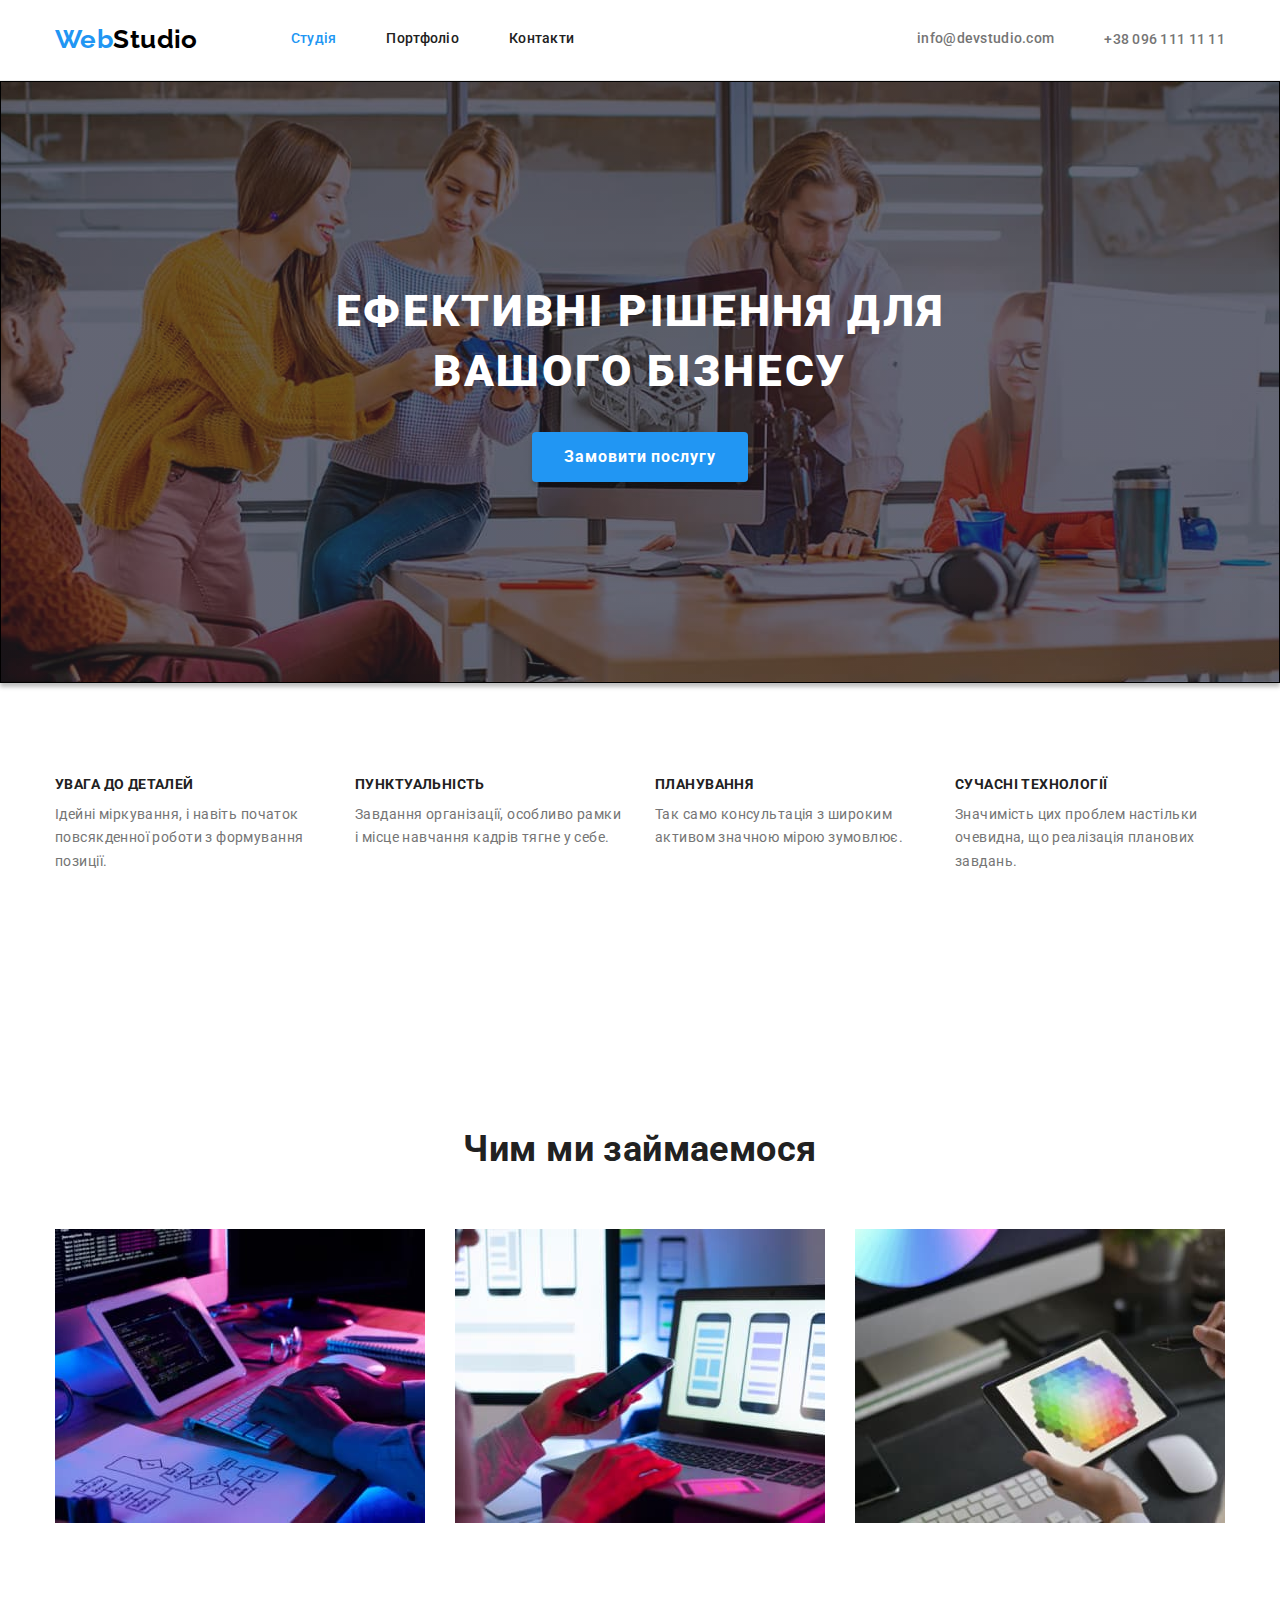
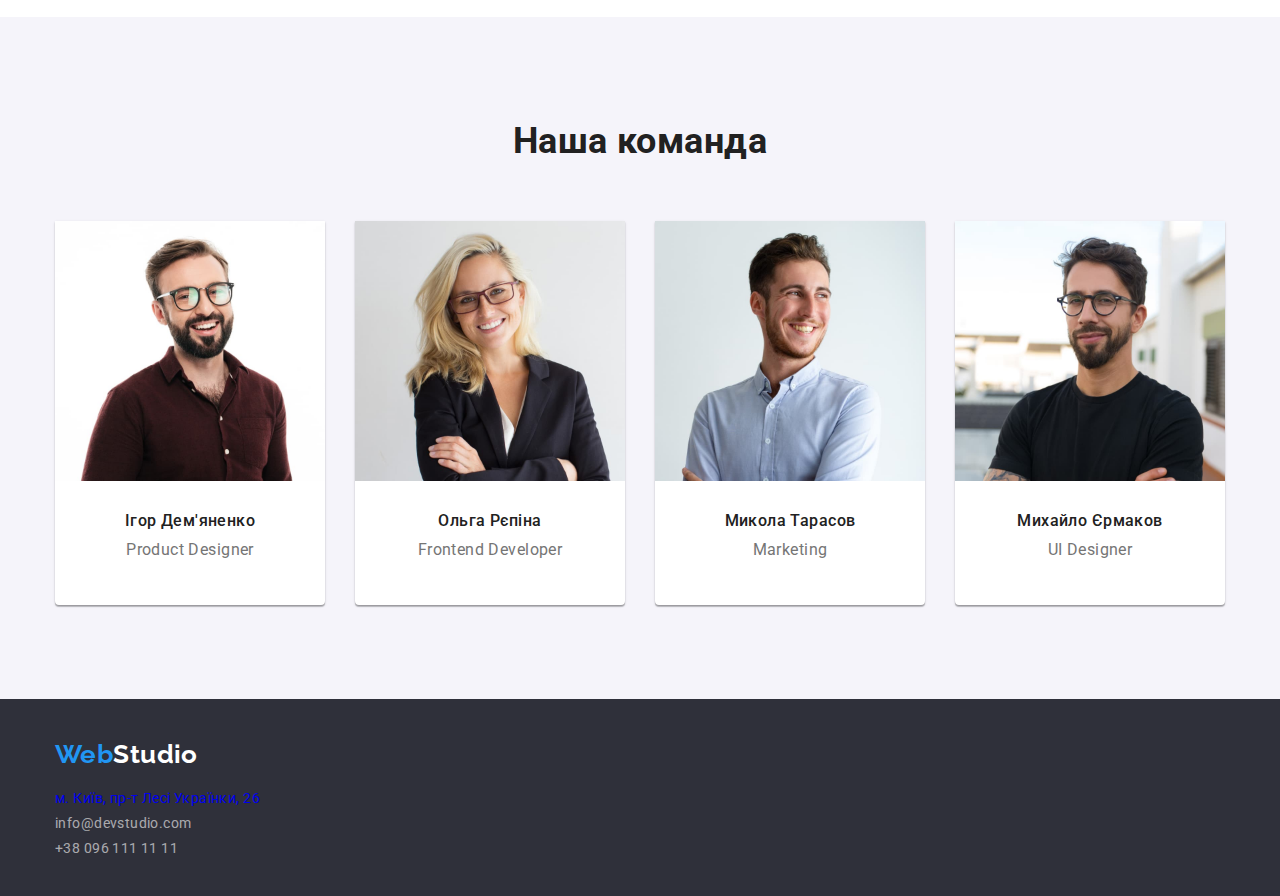
<file: index.html>
<!DOCTYPE html>
<html lang="uk">
  <head>
    <meta charset="UTF-8" />
    <meta http-equiv="X-UA-Compatible" content="IE=edge" />
    <meta name="viewport" content="width=device-width, initial-scale=1.0" />
    <title>Вебстудія</title>
    <link rel="preconnect" href="https://fonts.googleapis.com" />
    <link rel="preconnect" href="https://fonts.gstatic.com" crossorigin />
    <link
      href="https://fonts.googleapis.com/css2?family=Raleway:wght@700&family=Roboto:wght@400;500;700;900&display=swap"
      rel="stylesheet"
    />
    <link
      rel="stylesheet"
      href="https://cdnjs.cloudflare.com/ajax/libs/modern-normalize/1.1.0/modern-normalize.min.css"
    />
    <link rel="stylesheet" href="./css/style.css" />
  </head>
  <body>
    <header class="header">
      <div class="container header-container">
        <nav class="header-nav">
          <a class="header-logo" href="./index.html"
            ><span class="web">Web</span>Studio</a
          >
          <ul class="nav-list">
            <li class="nav-item">
              <a class="nav-link current" href="./index.html">Студія</a>
            </li>
            <li class="nav-item">
              <a class="nav-link" href="./portfolio.html">Портфоліо</a>
            </li>
            <li class="nav-item">
              <a class="nav-link" href="">Контакти</a>
            </li>
          </ul>
        </nav>
        <div class="header-connect">
          <ul class="contacts-list">
          <li class="contact-item">
            <a class="contact-link" href="mailto:info@devstudio.com"
              >info@devstudio.com</a>
          </li>
          <li>
            <a class="contact-link" href="tel:+380961111111"
              >+38 096 111 11 11</a>
          </li>
        </ul></div>
        
      </div>
    </header>
    <main>
      <section class="hero section">
        <div class="container" >
          <h1 class="hero-title">Ефективні рішення для вашого бізнесу</h1>
          <button class="herobtn" type="button">Замовити послугу</button>
        </section>
        </div>
        <section class="section">
          <div class="container">
             <h2 class="advances-h visually-hidden">Переваг</h2>
          <ul class="advances-list">
            <li class="advances-item">
              <h3 class="advances-title">УВАГА ДО ДЕТАЛЕЙ</h3>
              <p class="advances-text">
                Ідейні міркування, і навіть початок повсякденної роботи з
                формування позиції.
              </p>
            </li>
            <li>
              <h3 class="advances-title">ПУНКТУАЛЬНІСТЬ</h3>
              <p class="advances-text">
                Завдання організації, особливо рамки і місце навчання кадрів тягне
                у себе.
              </p>
            </li>
            <li>
              <h3 class="advances-title">ПЛАНУВАННЯ</h3>
              <p class="advances-text">
                Так само консультація з широким активом значною мірою зумовлює.
              </p>
            </li>
            <li>
              <h3 class="advances-title">СУЧАСНІ ТЕХНОЛОГІЇ</h3>
              <p class="advances-text">
                Значимість цих проблем настільки очевидна, що реалізація планових
                завдань.
              </p>
            </li>
          </ul>
        </div>
      </section>
      <section class="about section">
        <div class="container">
          <h2 class="section-title">Чим ми займаемося</h2>
          <ul class="about-list">
            <li class="about-item">
              <img
                src="./img/img1.jpg"
                alt="стіл планшет"
                width="370"
                height="294"
              />
            </li>
            <li class="about-item">
              <img
                src="./img/img2.jpg"
                alt="рука телефон ноутбук"
                width="370"
                height="294"
              />
            </li>
            <li class="about-item">
              <img
                src="./img/img3.jpg"
                alt="рука планшет"
                width="370"
                height="294"
              />
            </li>
          </ul>
        </div>
      </section>
      <section class="team section">
        <div class="container">
          <h2 class="section-title">Наша команда</h2>
          <ul class="team-container" >
            <li class="team-item">
              <img class="team-foto"  
                src="./img/people1.jpg"
                alt="головний дизайнер"
                width="270"
                height="260"
              />
              <h3 class="team-title">Ігор Дем'яненко</h3>
              <p class="team-position">Product Designer</p>
            </li>
            <li class="team-item">
              <img class="team-foto"
                src="./img/people2.jpg"
                alt="розробник"
                width="270"
                height="260"
              />
              <h3 class="team-title">Ольга Рєпіна</h3>
              <p class="team-position">Frontend Developer</p>
            </li>
            <li class="team-item">
              <img class="team-foto"
                src="./img/people3.jpg"
                alt="маркетолог"
                width="270"
                height="260"
              />
              <h3 class="team-title">Микола Тарасов</h3>
              <p class="team-position">Marketing</p>
            </li>
            <li class="team-item">
              <img class="team-foto"
                src="./img/people4.jpg"
                alt="дизайнер"
                width="270"
                height="260"
              />
              <h3 class="team-title">Михайло Єрмаков</h3>
              <p class="team-position">UI Designer</p>
            </li>
          </ul>
        </div>
      </section>
    </main>
    <footer class="footer">
      <div class="container">
        <a class="footer-logo" href="./index.html"
          ><span class="web"> Web</span>Studio</a>
          <adress>
            <ul class="adress-list">    
            <li>
              <a
                class="adress"
                href="https://goo.gl/maps/eR113nySDiWh8n1Z8"
                target="_blank"
                rel="noreferrer noopener"
              >
                м. Київ, пр-т Лесі Українки, 26
              </a>
            </li>
            <li>
              <a class="contacts adress" href="mailto:info@devstudio.com"
                >info@devstudio.com</a>
            </li>
            <li>
              <a class="contacts adress" href="tel:+380961111111"
                >+38 096 111 11 11</a>
            </li>
          </ul>
          </div>
        </adress>
      </div>
    </footer>
  </body>
</html>
</file>
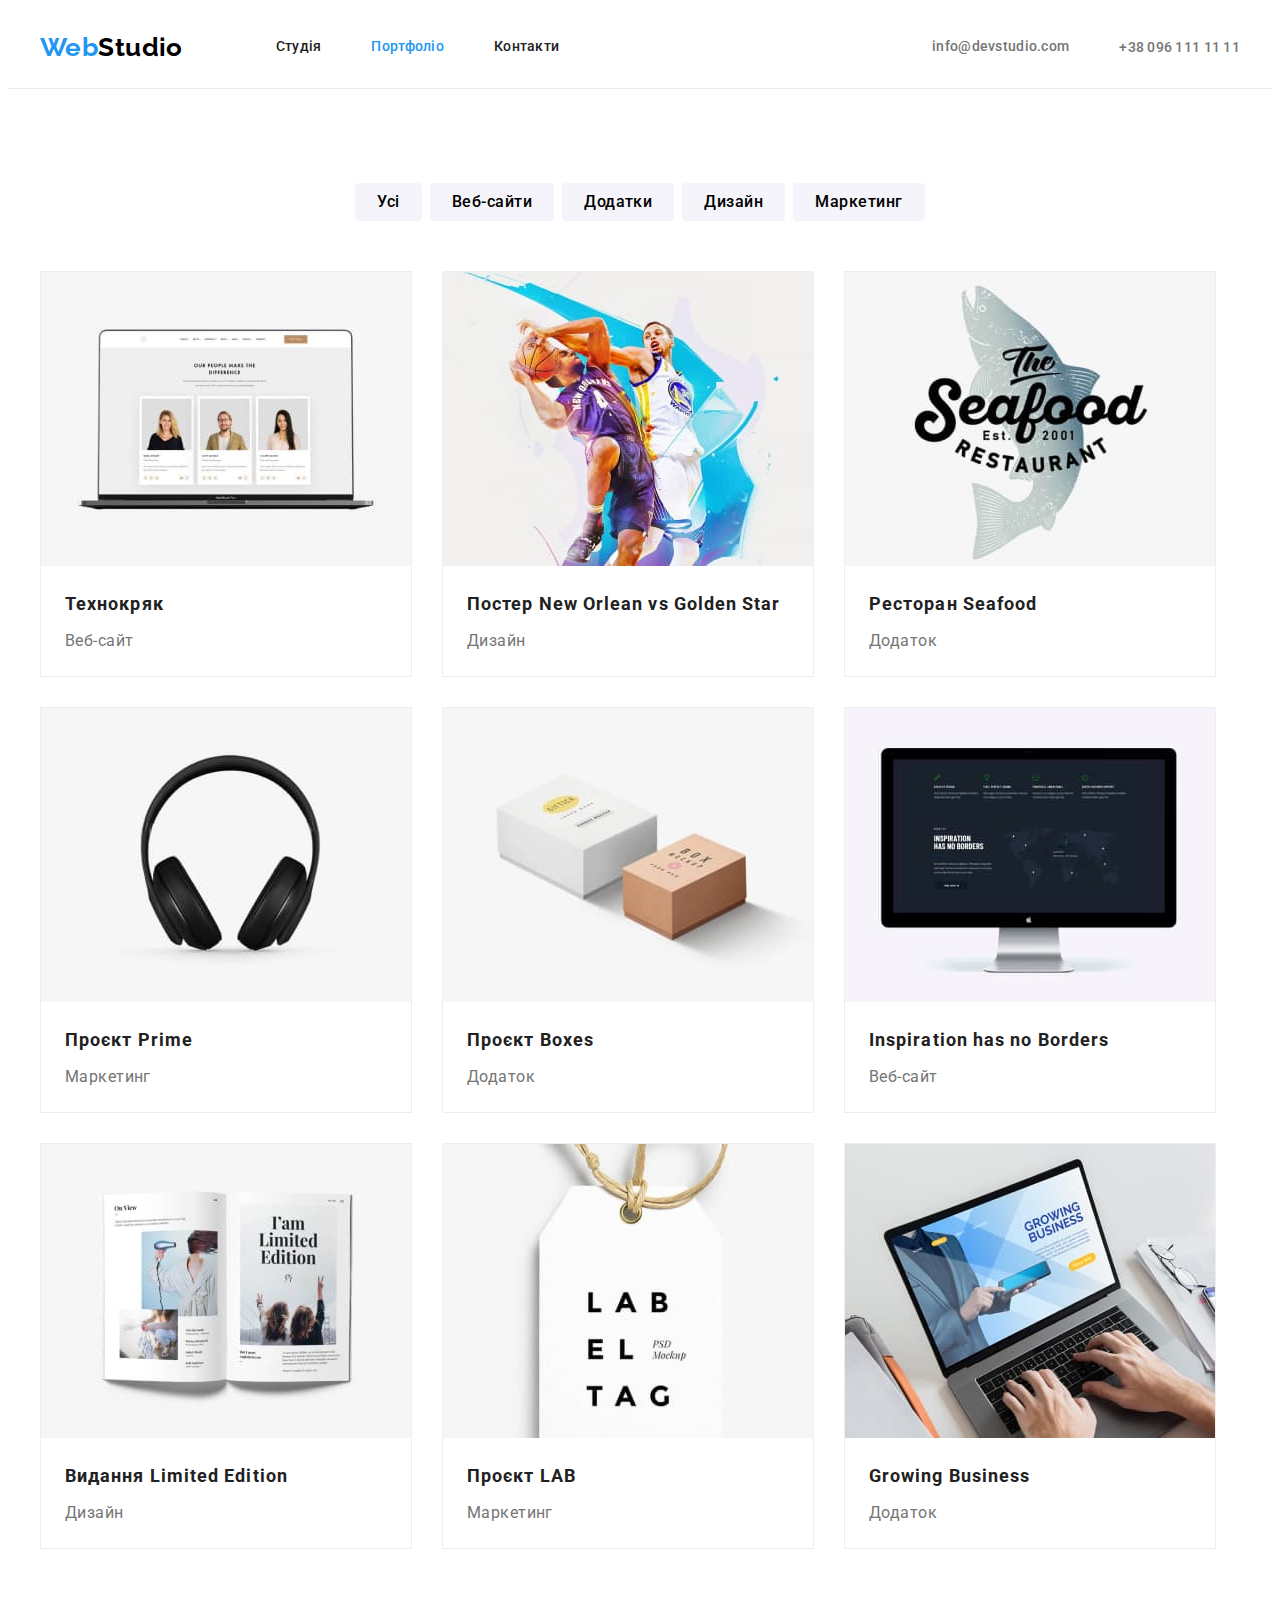
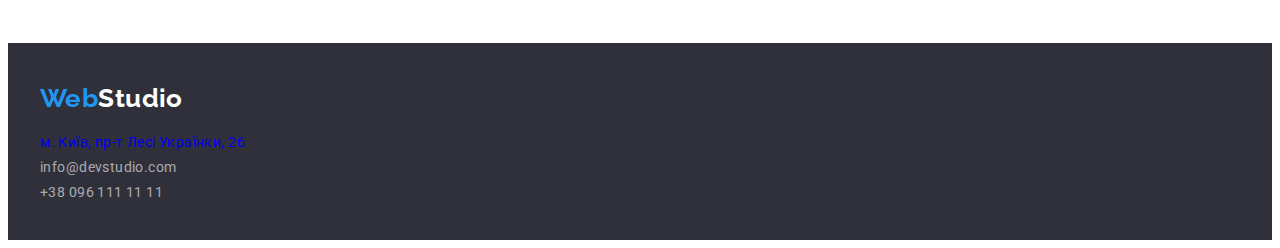
<file: portfolio.html>
<!DOCTYPE html>
<html lang="uk">
  <head>
    <meta charset="UTF-8" />
    <meta http-equiv="X-UA-Compatible" content="IE=edge" />
    <meta name="viewport" content="width=device-width, initial-scale=1.0" />
    <title>Портфоліо</title>
    <link rel="preconnect" href="https://fonts.googleapis.com" />
    <link rel="preconnect" href="https://fonts.gstatic.com" crossorigin />
    <link
      href="https://fonts.googleapis.com/css2?family=Raleway:wght@700&family=Roboto:wght@400;500;700;900&display=swap"
      rel="stylesheet"
    />
    <link
      rel="stylesheet"
      href="https://cdnjs.cloudflare.com/ajax/libs/modern-normalize/1.1.0/modern-normalize.min.css"
      integrity="sha512-wpPYUAdjBVSE4KJnH1VR1HeZfpl1ub8YT/NKx4PuQ5NmX2tKuGu6U/JRp5y+Y8XG2tV+wKQpNHVUX03MfMFn9Q=="
      crossorigin="anonymous"
      referrerpolicy="no-referrer"
    />
    <link rel="stylesheet" href="./css/style.css" />
  </head>
  <body>
    <header class="header">
      <div class="container header-container">
        <nav class="header-nav">
          <a class="header-logo" href="./index.html"
            ><span class="web">Web</span>Studio</a
          >
          <ul class="nav-list">
            <li class="nav-item">
              <a class="nav-link" href="./index.html">Студія</a>
            </li>
            <li class="nav-item">
              <a class="nav-link current" href="./portfolio.html">Портфоліо</a>
            </li>
            <li class="nav-item">
              <a class="nav-link" href="">Контакти</a>
            </li>
          </ul>
        </nav>
        <div class="header-connect">
          <ul class="contacts-list">
          <li class="contact-item">
            <a class="contact-link" href="mailto:info@devstudio.com"
              >info@devstudio.com</a>
          </li>
          <li>
            <a class="contact-link" href="tel:+380961111111"
              >+38 096 111 11 11</a>
          </li>
        </ul></div>
        
      </div>
    </header>
    </header>
    <main>
      <section class="section">
       <div class="container">
          <h1 class="visually-hidden">Фільтри</h1>
          <ul class="filter-btn-list">
            <li class="filter-btn-item">
              <button class="filter-btn" type="button">Усі</button>
            </li>
            <li class="filter-btn-item">
              <button class="filter-btn" type="button">Веб-сайти</button>
            </li>
            <li class="filter-btn-item">
              <button class="filter-btn" type="button">Додатки</button>
            </li>
            <li class="filter-btn-item">
              <button class="filter-btn" type="button">Дизайн</button>
            </li>
            <li class="filter-btn-item">
              <button class="filter-btn" type="button">Маркетинг</button>
            </li>
          </ul>
          <ul class="portfolio-list">
            <li class="portfolio-item">
              <img
                src="./img/imgp1.jpg"
                alt="ноутбук з людьми"
                width="370"
                height="294"
              />
             <div class="container-portfolio-description">
              <h2 class="portfolio-title">Технокряк</h2>
              <p class="portfolio-description">Веб-сайт</p>
             </div>
            </li>
            <li class="portfolio-item">
              <img class="portfolio-img" 
                src="./img/imgp2.jpg"
                alt="баскетболісти"
                width="370"
                height="294"
              />
              <div class="container-portfolio-description">
              <h2 class="portfolio-title">Постер New Orlean vs Golden Star</h2>
              <p class="portfolio-description">Дизайн</p>
              </div>
            </li>
            <li  class="portfolio-item">
              <img class="portfolio-img"
                src="./img/imgp3.jpg"
                alt="ресторан"
                width="370"
                height="294"
              />
              <div class="container-portfolio-description">
              <h2 class="portfolio-title">Ресторан Seafood</h2>
              <p class="portfolio-description">Додаток</p>
              </div>
            </li>
            <li  class="portfolio-item">
              <img class="portfolio-img"
                src="./img/imgp4.jpg"
                alt="навушники"
                width="370"
                height="294"
              />
              <div class="container-portfolio-description">
              <h2 class="portfolio-title">Проєкт Prime</h2>
              <p class="portfolio-description">Маркетинг</p>
              </div>
            </li>
            <li  class="portfolio-item">
              <img class="portfolio-img"
                src="./img/imgp5.jpg"
                alt="дві коробки"
                width="370"
                height="294"
              />
              <div class="container-portfolio-description">
              <h2 class="portfolio-title">Проєкт Boxes</h2>
              <p class="portfolio-description">Додаток</p>
              </div>
            </li>
            <li  class="portfolio-item">
              <img class="portfolio-img"
                src="./img/imgp6.jpg"
                alt="моноблок"
                width="370"
                height="294"
              />
              <div class="container-portfolio-description">
              <h2 class="portfolio-title">Inspiration has no Borders</h2>
              <p class="portfolio-description">Веб-сайт</p>
              </div>
            </li>
            <li  class="portfolio-item">
              <img class="portfolio-img" src="./img/imgp7.jpg" alt="книжка" width="370" height="294" />
              <div class="container-portfolio-description">
              <h2 class="portfolio-title">Видання Limited Edition</h2>
              <p class="portfolio-description">Дизайн</p>
              </div>
            </li>
            <li  class="portfolio-item">
              <img class="portfolio-img" src="./img/imgp8.jpg" alt="бірка" width="370" height="294" />
              <div class="container-portfolio-description">
              <h2 class="portfolio-title">Проєкт LAB</h2>
              <p class="portfolio-description">Маркетинг</p>
              </div>
            </li>
            <li  class="portfolio-item">
              <img class="portfolio-img"
                src="./img/imgp9.jpg"
                alt="ноутбук руки"
                width="370"
                height="294"
              />
              <div class="container-portfolio-description">
              <h2 class="portfolio-title">Growing Business</h2>
              <p class="portfolio-description">Додаток</p>
              </div>
            </li>
          </ul>
       </div>
      </section>
    </main>
    <footer class="footer">
      <div class="container">
        <a class="footer-logo" href="./index.html"
          ><span class="web"> Web</span>Studio</a>
          <adress>
            <ul class="adress-list">    
            <li>
              <a
                class="adress"
                href="https://goo.gl/maps/eR113nySDiWh8n1Z8"
                target="_blank"
                rel="noreferrer noopener"
              >
                м. Київ, пр-т Лесі Українки, 26
              </a>
            </li>
            <li>
              <a class="contacts adress" href="mailto:info@devstudio.com"
                >info@devstudio.com</a>
            </li>
            <li>
              <a class="contacts adress" href="tel:+380961111111"
                >+38 096 111 11 11</a>
            </li>
          </ul>
          </div>
        </adress>
      </div>
    </footer>
  </body>
</html>
</file>
<file: css/style.css>
:root {
  --maincolor: #212121;
  --accentcolor: #2196f3;
  --mainfont: "Roboto", sans-serif;
  --sectioncolor: #eeeeee;
  --btncolor: #f5f4fa;
  --typicallh: 1.33;
  --typycalls: 0.02em;
  --indexcolor: #ffffff;
  --colorp: #757575;
  --colorsocmain: #afb1b8;
}

p,
h1,
h2,
h3,
h4,
h5,
h6 {
  margin: 0;
}

a {
  text-decoration: none;
}

img {
  display: block;
}

ul,
ol {
  margin: 0;
  padding-left: 0;
  list-style: none;
}

button {
  cursor: pointer;
}

address {
  font-style: normal;
}

body {
  font-family: var(--mainfont);
  color: var(--maincolor);
  background-color: var(--indexcolor);
  letter-spacing: 0.03em;
  font-size: 14px;

  /* padding-left: 215px;
  padding-right: 215px; */
}

/* -------utility------ */
.container {
  width: 1200px;
  margin: 0 auto;
  padding: 0 15px;
}

.visually-hidden {
  position: absolute;
  white-space: nowrap;
  width: 1px;
  height: 1px;
  overflow: hidden;
  border: 0;
  padding: 0;
  clip: rect(0 0 0 0);
  clip-path: inset(50%);
  margin: -1px;
}

.section {
  padding: 94px 0;
}

.section-title {
  font-size: 36px;
  text-align: center;
  line-height: 1.67;
  margin-bottom: 50px;
}

/* --------навігація-------- */
.web {
  color: var(--accentcolor);
  border: none;
}

.header {
  padding: 24px 0 25px 0px;
  border-bottom: 1px solid #ececec;
}

.header-logo {
  font-family: "Raleway";
  font-weight: 700;
  font-size: 26px;
  line-height: 1.19;
  color: #000000;
  margin-right: 93px;
}

.header-container {
}

.header-container {
  display: flex;
  align-items: center;
}

.header-nav {
  display: flex;
  align-items: center;
  margin-right: auto;
}

/* .header-connect {
    gap: 73px;
} */
.contacts-list {
  display: flex;
  align-items: center;
  gap: 50px;
  justify-content: center;
}

/* .header-connect {
    margin: 0 auto; */

.nav-list {
  font-weight: 500;
  font-size: 14px;
  line-height: 1.14;
  letter-spacing: 0.02em;
  display: flex;
  gap: 50px;
}

.nav-link,
.contact-link {
  font-weight: 500;
  line-height: 1.14;
  letter-spacing: 0.02em;
  color: var(--maincolor);
}

.nav-link:hover,
.nav-link:focus {
  color: var(--accentcolor);
}

/* .actctiv-page {
  color: var(--accentcolor);
} */
.current {
  color: var(--accentcolor);
}

.contact-item {
  display: flex;
  text-decoration: none;
  align-items: center;
  gap: 10px;
  font-weight: 500;
  font-size: 14px;
  line-height: 1.14;
  letter-spacing: 0.02em;
  color: var(--colorp);
}

.contact-link {
  color: var(--colorp);
}

/* .contact-item:hover {
  color: var(--accentcolor);
} */

.contact-link:hover,
.contacts:hover,
.contact-link:focus,
.contacts:focus {
  color: var(--accentcolor);
}

.contact-icon {
  fill: currentColor;
  margin-right: 10px;
}

/* .contact-icon:hover {
  fill: var(--accentcolor);
} */

/* ----hero index---  */

.hero {
  background-image: linear-gradient(
      rgba(47, 48, 58, 0.4),
      rgba(47, 48, 58, 0.4)
    ),
    url(../img/hero.jpg);
  background-repeat: no-repeat;
  background-position: center;
  padding: 200px 0;
  border: 1px solid #000000;
  box-shadow: 0px 4px 4px rgba(0, 0, 0, 0.25);
  background-color: #2f303a;
  max-width: 1600px;
  margin: 0 auto;
}

.hero-title {
  font-weight: 900;
  font-size: 44px;
  line-height: 1.36;
  text-align: center;
  letter-spacing: 0.06em;
  text-transform: uppercase;
  color: var(--indexcolor);
  margin: 0 auto;
  margin-bottom: 30px;
  max-width: 696px;
}

.herobtn {
  font-family: inherit;
  font-weight: 700;
  font-size: 16px;
  line-height: 1.88;
  display: flex;
  align-items: center;
  text-align: center;
  letter-spacing: 0.06em;
  color: var(--indexcolor);
  background: var(--accentcolor);
  box-shadow: 0px 4px 4px rgba(0, 0, 0, 0.15);
  border-radius: 4px;
  margin: 0 auto;
  min-width: 216px;
  height: 50px;
  padding: 10px 32px;
  border: none;
}

/* -----Переваги------ */

.advances {
}

.advances-container {
}

.advances-h {
}

.advances-list {
  display: flex;
  margin: 0 auto;
  gap: 30px;
}

.advances-icon {
}

.advances-item {
  /* padding-top: 25px; */
  width: 270px;
  height: 248px;
}

.advances-container {
  display: flex;
  width: 270px;
  height: 120px;
  align-items: center;
  justify-content: center;
  background-color: var(--btncolor);
  margin-bottom: 30px;
}

.advances-title {
  font-size: 14px;
  line-height: 1.14;
  text-transform: uppercase;
  margin-bottom: 10px;
}

.advances-text {
  width: 270px;
  height: 72px;
  line-height: 1.71;
  color: var(--colorp);
}

/* about */
.about {
  padding-top: 0;
}

.about-list {
  display: flex;
  gap: 30px;
}

/* -----Team------ */

.team {
  background-color: var(--btncolor);
  padding: 94px 0;
}

.team-item {
  background-color: #ffffff;
  box-shadow: 0px 1px 3px rgba(0, 0, 0, 0.12), 0px 1px 1px rgba(0, 0, 0, 0.14),
    0px 2px 1px rgba(0, 0, 0, 0.2);
  border-radius: 0px 0px 4px 4px;
  padding-bottom: 30px;
  text-align: center;
}

.team-list {
}

.container-team-item {
  display: flex;
}

.team-container {
  display: flex;
  gap: 30px;
}

.team-item .team-title {
  font-weight: 500;
  font-size: 16px;
  line-height: 1.19;
  margin-bottom: 10px;
}

.team-position {
  font-size: 16px;
  line-height: 19px;
  color: var(--colorp);
  margin-bottom: 16px;
}

.team-foto {
  margin-bottom: 30px;
}

.team-soc-list {
  display: flex;
  justify-content: center;
  gap: 10px;
}

.team-soc-item {
  width: 44px;
  height: 44px;
}
.tema-soc-link {
  width: 100%;
  height: 100%;
  border-radius: 50%;
  display: flex;
  align-items: center;
  justify-content: center;
}
.tema-soc-link:hover,
.tema-soc-link:focus {
  border: 11px solid var(--accentcolor);
  border-radius: 100%;
  background-color: var(--accentcolor);
}

.tema-soc-link:hover .team-icon,
.tema-soc-link:focus .team-icon {
  fill: var(--indexcolor);
}

.team-soc-link:hover,
.team-soc-link:focus {
  fill: var(--indexcolor);
}

.team-icon {
  fill: var(--colorsocmain);
}

/* -------clients------------ */
.clients-title {
  font-size: 36px;
  line-height: 1.17;
  text-align: center;
  letter-spacing: 0.03em;
  margin-bottom: 50px;
}

.client-item {
  display: flex;
  justify-content: space-around;
  gap: 30px;
}

.client-logo {
}

.company-link {
  width: 170px;
  height: 92px;
  border: 1px solid #afb1b8;
  border-radius: 4px;
  display: flex;
  justify-content: space-around;
  align-items: center;
}

.company-icon {
  fill: #afb1b8;
  align-items: center;
  justify-content: center;
}

.company-link:hover .company-icon,
.company-link:focus .company-icon {
  fill: var(--accentcolor);
}

.company-link:hover,
.company-link:focus {
  border: 1px solid var(--accentcolor);
}

/* ---------------------portfolio----------- */
.portfolio {
  background-color: var(--indexcolor);
  margin: 94px 0;
}

.filter-btn-list {
  display: flex;
  gap: 8px;
  margin-bottom: 50px;
  justify-content: center;
}

.filter-btn-item {
}

.filter-btn {
  font-family: inherit;
  font-weight: 500;
  font-size: 16px;
  line-height: 1.62;
  letter-spacing: 0.03em;
  background-color: var(--btncolor);
  border-radius: 4px;
  border: none;
  padding: 6px 22px;
}

.filter-btn:hover,
.filter-btn:focus {
  color: var(--indexcolor);
  background-color: var(--accentcolor);
  box-shadow: 0px 3px 1px rgba(0, 0, 0, 0.1), 0px 1px 2px rgba(0, 0, 0, 0.08),
    0px 2px 2px rgba(0, 0, 0, 0.12);
  border-radius: 4px;
}

/* Work */
.portfolio-title {
  font-size: 18px;
  line-height: 2;
  letter-spacing: 0.06em;
  margin-bottom: 4px;
}

.portfolio-item {
  width: 370px;
  border: 1px solid #eeeeee;
}

.portfolio-item:hover,
.portfolio-item:focus {
  box-shadow: 0px 3px 1px rgba(0, 0, 0, 0.1), 0px 1px 2px rgba(0, 0, 0, 0.08),
    0px 2px 2px rgba(0, 0, 0, 0.12);
}

.portfolio-description {
  font-size: 16px;
  line-height: 1.88;
  color: var(--colorp);
}

.container-portfolio-description {
  padding: 20px 24px;
}

.portfolio-title {
  margin-bottom: 4px;
}

.portfolio-list {
  display: flex;
  flex-wrap: wrap;
  gap: 30px;
  /* margin-bottom: 94px; */
  width: calc(100%-60px) / 3;
}

/* ---------footer-------- */
.footer {
  background-color: #2f303a;
  padding-top: 40px;
  padding-bottom: 40px;
}

.footer-logo {
  font-family: "Raleway";
  font-weight: 700;
  font-size: 26px;
  line-height: 1.19;
  color: #ffffff;
  margin-bottom: 20px;
  display: inline-block;
}

.adress-list {
  display: flex;
  flex-direction: column;
  gap: 9px;
}

.adress-item {
  line-height: 1.71;
  color: var(--indexcolor);
  display: block;
}

.adress {
  display: flex;
}

.footer-soc {
  font-weight: 700;
  font-size: 14px;
  line-height: 1.14;
  letter-spacing: 0.03em;
  text-transform: uppercase;
  color: var(--indexcolor);
  margin-bottom: 20px;
}

.footer-soc-container {

}

.footer-container {
  display: flex;
  align-items: baseline;
}

.footer-adress-container {
  margin-right: 70px;
}

.contacts {
  color: rgba(255, 255, 255, 0.6);

  /* margin-bottom: 9px; */
}

.container-contacts {
}
</file>
